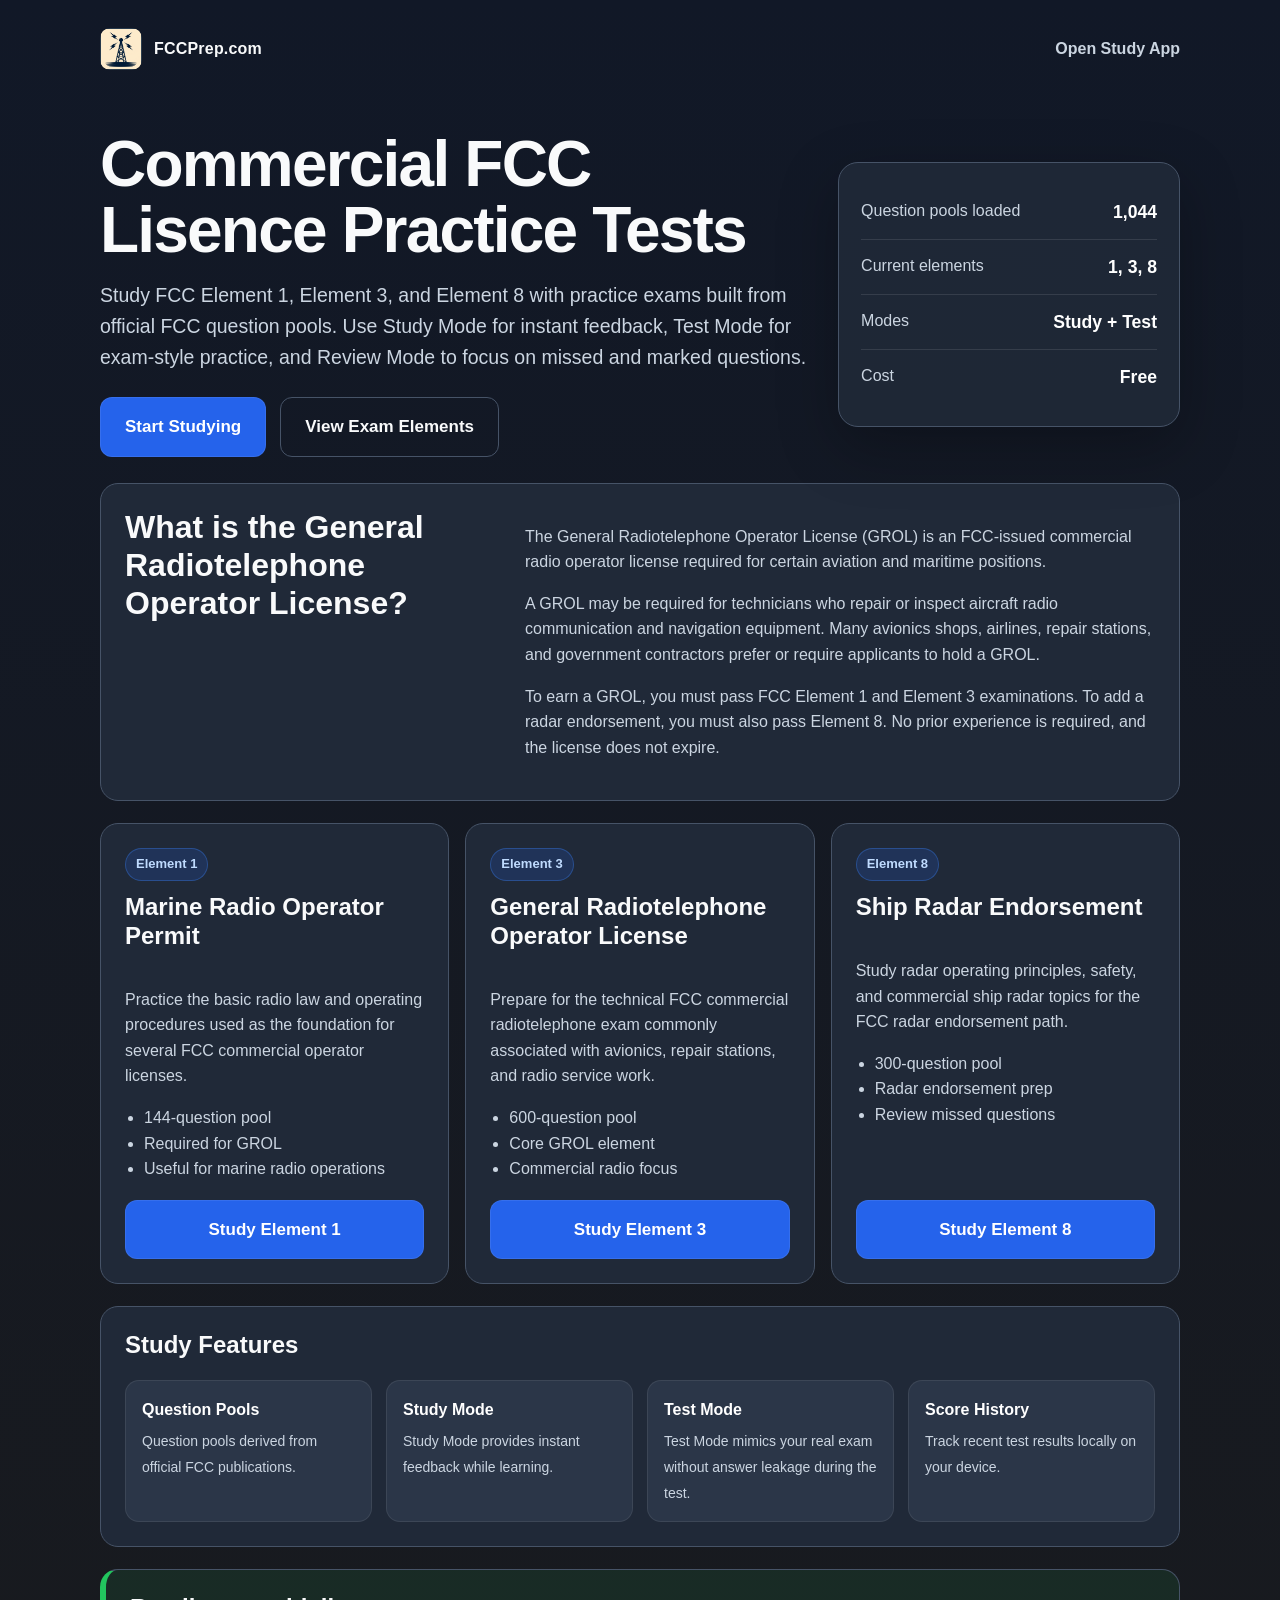
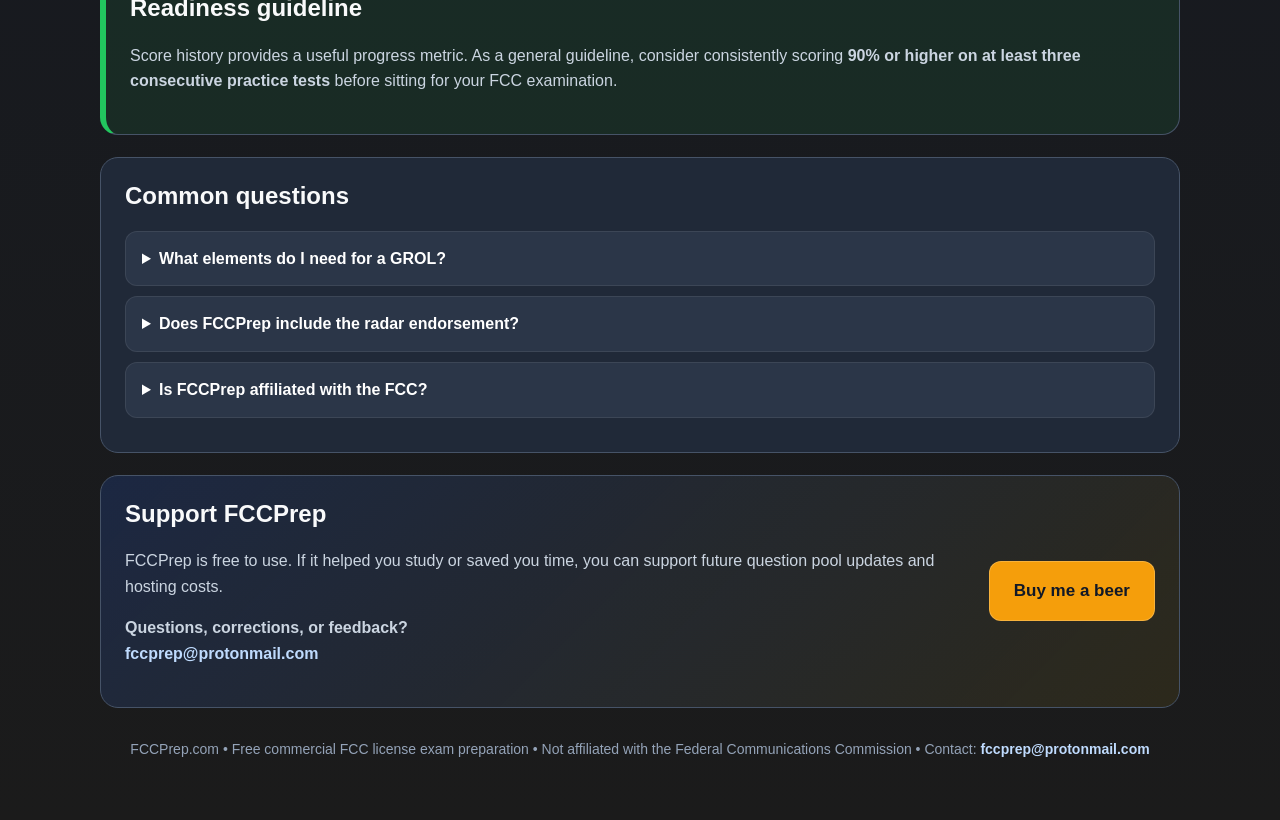
<file: index.html>
<!DOCTYPE html>
<html lang="en">
<head>
    <!-- Google tag (gtag.js) -->
    <script async src="https://www.googletagmanager.com/gtag/js?id=G-K14XB24TH1"></script>
    <script>
      window.dataLayer = window.dataLayer || [];
      function gtag(){dataLayer.push(arguments);}
      gtag('js', new Date());
      gtag('config', 'G-K14XB24TH1');
    </script>
    <meta charset="UTF-8">
    <meta name="viewport" content="width=device-width, initial-scale=1.0, viewport-fit=cover">
    <meta name="description" content="Free practice tests for FCC Element 1, Element 3, and Element 8. Study commercial FCC license question pools with test mode, review tools, score history, and radar endorsement practice.">
    <meta name="robots" content="index, follow">
    <meta name="theme-color" content="#1b1b1b">
    <meta name="apple-mobile-web-app-capable" content="yes">
    <meta name="apple-mobile-web-app-status-bar-style" content="black-translucent">
    <meta name="apple-mobile-web-app-title" content="FCCPrep">
    <meta name="mobile-web-app-capable" content="yes">
    <link rel="canonical" href="https://fccprep.com/">
    <link rel="manifest" href="manifest.webmanifest">
    <link rel="icon" type="image/png" href="fccprepicon.png">
    <link rel="apple-touch-icon" href="fccprepicon.png">
    <meta property="og:title" content="FCC GROL Practice Test | FCCPrep">
    <meta property="og:description" content="Free FCC commercial radio license exam preparation for Element 1, Element 3, and Element 8 radar endorsement.">
    <meta property="og:url" content="https://fccprep.com/">
    <meta property="og:type" content="website">
    <meta property="og:image" content="https://fccprep.com/fccprepicon.png">
    <meta name="twitter:card" content="summary">
    <meta name="twitter:title" content="FCC GROL Practice Test | FCCPrep">
    <meta name="twitter:description" content="Free FCC commercial radio license exam prep for Element 1, Element 3, and Element 8.">
    <title>FCC GROL Practice Test | Element 1, 3 &amp; 8 Exam Prep | FCCPrep</title>
    <script type="application/ld+json">
    {
      "@context": "https://schema.org",
      "@type": "WebApplication",
      "name": "FCCPrep",
      "url": "https://fccprep.com/",
      "applicationCategory": "EducationalApplication",
      "operatingSystem": "Any",
      "description": "Free FCC commercial radio license practice tests for Element 1, Element 3, and Element 8 radar endorsement.",
      "offers": {
        "@type": "Offer",
        "price": "0",
        "priceCurrency": "USD"
      }
    }
    </script>
    <style>
    :root{
        --bg:#111827;
        --bg2:#1b1b1b;
        --card:#202938;
        --card2:#2b3648;
        --border:#465367;
        --text:#f9fafb;
        --muted:#cbd5e1;
        --soft:#94a3b8;
        --accent:#2563eb;
        --accent2:#3b82f6;
        --green:#22c55e;
        --yellow:#facc15;
    }
    *{box-sizing:border-box}
    body{margin:0;background:linear-gradient(180deg,var(--bg),var(--bg2));color:var(--text);font-family:Arial,Helvetica,sans-serif;line-height:1.6;padding-top:env(safe-area-inset-top);padding-bottom:env(safe-area-inset-bottom)}
    .container{max-width:1120px;margin:auto;padding:28px 20px 42px}
    .topbar{display:flex;justify-content:space-between;align-items:center;gap:16px;margin-bottom:28px}
    .brand{display:flex;align-items:center;gap:12px;font-weight:800;letter-spacing:.2px}
    .brand img{width:42px;height:42px;border-radius:10px}
    .toplink{color:var(--muted);text-decoration:none;font-weight:700}
    .toplink:hover{color:white}
    .hero{display:grid;grid-template-columns:1.35fr .65fr;gap:28px;align-items:center;padding:34px 0 26px}
    .eyebrow{display:inline-block;color:#bfdbfe;background:rgba(37,99,235,.18);border:1px solid rgba(59,130,246,.35);border-radius:999px;padding:7px 12px;font-size:14px;font-weight:700;margin-bottom:16px}
    h1{font-size:4rem;line-height:1.03;margin:0 0 16px;letter-spacing:-1.8px}
    .hero p{font-size:1.22rem;color:var(--muted);margin:0 0 22px;max-width:720px}
    .hero-actions{display:flex;gap:14px;flex-wrap:wrap;margin-top:24px}
    .btn{display:inline-flex;align-items:center;justify-content:center;background:var(--accent);color:white;text-decoration:none;padding:15px 24px;border-radius:12px;font-size:17px;font-weight:800;border:1px solid rgba(255,255,255,.08)}
    .btn:hover{background:var(--accent2)}
    .btn.secondary{background:transparent;color:var(--text);border:1px solid var(--border)}
    .btn.secondary:hover{background:rgba(255,255,255,.06)}
    .hero-panel{background:rgba(32,41,56,.88);border:1px solid var(--border);border-radius:20px;padding:22px;box-shadow:0 20px 60px rgba(0,0,0,.25)}
    .metric{display:flex;justify-content:space-between;gap:14px;border-bottom:1px solid rgba(255,255,255,.1);padding:13px 0;color:var(--muted)}
    .metric:last-child{border-bottom:0}
    .metric strong{color:white;font-size:1.1rem}
    .grid{display:grid;grid-template-columns:repeat(3,1fr);gap:16px;margin-top:22px}
    .card{background:var(--card);border:1px solid var(--border);border-radius:18px;padding:24px;margin-bottom:22px}
    .card h2,.card h3{margin-top:0;line-height:1.2}
    .card p{color:var(--muted)}
    .about-grol{display:grid;grid-template-columns:.75fr 1.25fr;gap:22px;align-items:start}
    .about-grol h2{font-size:2rem;margin-bottom:8px}
    .about-grol .summary-pill{display:inline-block;color:#bfdbfe;background:rgba(37,99,235,.18);border:1px solid rgba(59,130,246,.35);border-radius:999px;padding:6px 11px;font-size:13px;font-weight:800}
    .exam-card{display:flex;flex-direction:column;min-height:250px}
    .exam-card .tag{display:inline-block;align-self:flex-start;border-radius:999px;background:rgba(37,99,235,.18);border:1px solid rgba(59,130,246,.35);color:#bfdbfe;padding:5px 10px;font-size:13px;font-weight:800;margin-bottom:12px}
    .exam-card ul{margin:0 0 18px;padding-left:19px;color:var(--muted)}
    .exam-card .btn{margin-top:auto;width:100%}
    .feature-grid{display:grid;grid-template-columns:repeat(4,1fr);gap:14px;margin-top:18px}
    .feature{background:var(--card2);border:1px solid rgba(255,255,255,.08);border-radius:14px;padding:16px}
    .feature strong{display:block;margin-bottom:6px;color:white}
    .feature span{color:var(--muted);font-size:14px}
    .tip{border-left:6px solid var(--green);background:rgba(34,197,94,.1)}
    .support{display:grid;grid-template-columns:1fr auto;gap:18px;align-items:center;background:linear-gradient(135deg,rgba(37,99,235,.18),rgba(250,204,21,.08));border:1px solid var(--border)}
    .support a:not(.btn), .footer a{color:#bfdbfe;font-weight:800;text-decoration:none}
    .support a:not(.btn):hover, .footer a:hover{text-decoration:underline}
    .contact-line{margin-top:12px;color:var(--muted)}
    .beer{background:#f59e0b;color:#111827;border-color:rgba(255,255,255,.2)}
    .beer:hover{background:#fbbf24;color:#111827}
    .faq details{background:var(--card2);border:1px solid rgba(255,255,255,.08);border-radius:12px;padding:14px 16px;margin:10px 0;color:var(--muted)}
    .faq summary{cursor:pointer;color:white;font-weight:800}
    .footer{text-align:center;color:var(--soft);margin-top:30px;padding-bottom:18px;font-size:14px}
    @media(max-width:900px){.hero{grid-template-columns:1fr}.grid{grid-template-columns:1fr}.feature-grid{grid-template-columns:1fr 1fr}.support{grid-template-columns:1fr}.about-grol{grid-template-columns:1fr}h1{font-size:3rem}}
    @media(max-width:560px){.container{padding:18px 14px 32px}.topbar{align-items:flex-start}.hero{padding-top:18px}h1{font-size:2.45rem}.hero p{font-size:1.05rem}.hero-actions{flex-direction:column}.btn{width:100%}.feature-grid{grid-template-columns:1fr}.brand img{width:36px;height:36px}}
    </style>
</head>
<body>
<div class="container">
    <header class="topbar">
        <div class="brand"><img src="fccprepicon.png" alt="FCCPrep radio tower icon"><span>FCCPrep.com</span></div>
        <a class="toplink" href="study.html">Open Study App</a>
    </header>

    <section class="hero">
        <div>
            <h1>Commercial FCC Lisence Practice Tests</h1>
            <p>Study FCC Element 1, Element 3, and Element 8 with practice exams built from official FCC question pools. Use Study Mode for instant feedback, Test Mode for exam-style practice, and Review Mode to focus on missed and marked questions.</p>
            <div class="hero-actions">
                <a class="btn" href="study.html">Start Studying</a>
                <a class="btn secondary" href="#exams">View Exam Elements</a>
            </div>
        </div>
        <aside class="hero-panel" aria-label="FCCPrep highlights">
            <div class="metric"><span>Question pools loaded</span><strong>1,044</strong></div>
            <div class="metric"><span>Current elements</span><strong>1, 3, 8</strong></div>
            <div class="metric"><span>Modes</span><strong>Study + Test</strong></div>
            <div class="metric"><span>Cost</span><strong>Free</strong></div>
        </aside>
    </section>

    <section class="card about-grol">
        <div>
            <h2>What is the General Radiotelephone Operator License?</h2>
        </div>
        <div>
            <p>The General Radiotelephone Operator License (GROL) is an FCC-issued commercial radio operator license required for certain aviation and maritime positions.</p>
            <p>A GROL may be required for technicians who repair or inspect aircraft radio communication and navigation equipment. Many avionics shops, airlines, repair stations, and government contractors prefer or require applicants to hold a GROL.</p>
            <p>To earn a GROL, you must pass FCC Element 1 and Element 3 examinations. To add a radar endorsement, you must also pass Element 8. No prior experience is required, and the license does not expire.</p>
        </div>
    </section>

    <section id="exams" class="grid" aria-label="Available exam elements">
        <article class="card exam-card">
            <span class="tag">Element 1</span>
            <h2>Marine Radio Operator Permit</h2>
            <p>Practice the basic radio law and operating procedures used as the foundation for several FCC commercial operator licenses.</p>
            <ul><li>144-question pool</li><li>Required for GROL</li><li>Useful for marine radio operations</li></ul>
            <a class="btn" href="study.html">Study Element 1</a>
        </article>
        <article class="card exam-card">
            <span class="tag">Element 3</span>
            <h2>General Radiotelephone Operator License</h2>
            <p>Prepare for the technical FCC commercial radiotelephone exam commonly associated with avionics, repair stations, and radio service work.</p>
            <ul><li>600-question pool</li><li>Core GROL element</li><li>Commercial radio focus</li></ul>
            <a class="btn" href="study.html">Study Element 3</a>
        </article>
        <article class="card exam-card">
            <span class="tag">Element 8</span>
            <h2>Ship Radar Endorsement</h2>
            <p>Study radar operating principles, safety, and commercial ship radar topics for the FCC radar endorsement path.</p>
            <ul><li>300-question pool</li><li>Radar endorsement prep</li><li>Review missed questions</li></ul>
            <a class="btn" href="study.html">Study Element 8</a>
        </article>
    </section>

    <section class="card">
        <h2>Study Features</h2>
        <div class="feature-grid">
            <div class="feature"><strong>Question Pools</strong><span>Question pools derived from official FCC publications.</span></div>
            <div class="feature"><strong>Study Mode</strong><span>Study Mode provides instant feedback while learning.</span></div>
            <div class="feature"><strong>Test Mode</strong><span>Test Mode mimics your real exam without answer leakage during the test.</span></div>
            <div class="feature"><strong>Score History</strong><span>Track recent test results locally on your device.</span></div>
        </div>
    </section>

    <section class="card tip">
        <h2>Readiness guideline</h2>
        <p>Score history provides a useful progress metric. As a general guideline, consider consistently scoring <strong>90% or higher on at least three consecutive practice tests</strong> before sitting for your FCC examination.</p>
    </section>

    <section class="card faq">
        <h2>Common questions</h2>
        <details>
            <summary>What elements do I need for a GROL?</summary>
            <p>For the General Radiotelephone Operator License, candidates generally prepare for FCC Element 1 and Element 3.</p>
        </details>
        <details>
            <summary>Does FCCPrep include the radar endorsement?</summary>
            <p>Yes. FCCPrep currently includes Element 8 practice questions for ship radar endorsement preparation.</p>
        </details>
        <details>
            <summary>Is FCCPrep affiliated with the FCC?</summary>
            <p>No. FCCPrep.com is an independent study tool and is not affiliated with the Federal Communications Commission.</p>
        </details>
    </section>

    <section class="card support">
        <div>
            <h2>Support FCCPrep</h2>
            <p>FCCPrep is free to use. If it helped you study or saved you time, you can support future question pool updates and hosting costs.</p>
            <p class="contact-line"><strong>Questions, corrections, or feedback?</strong><br><a href="mailto:fccprep@protonmail.com">fccprep@protonmail.com</a></p>
        </div>
        <a class="btn beer" href="#" aria-label="Buy me a beer support link">Buy me a beer</a>
    </section>

    <div class="footer">
        FCCPrep.com • Free commercial FCC license exam preparation • Not affiliated with the Federal Communications Commission • Contact: <a href="mailto:fccprep@protonmail.com">fccprep@protonmail.com</a>
    </div>
</div>
<script>
if ('serviceWorker' in navigator) {
    window.addEventListener('load', () => {
        navigator.serviceWorker.register('./sw.js').catch(error => console.error('Service worker registration failed:', error));
    });
}
</script>
</body>
</html>
</file>
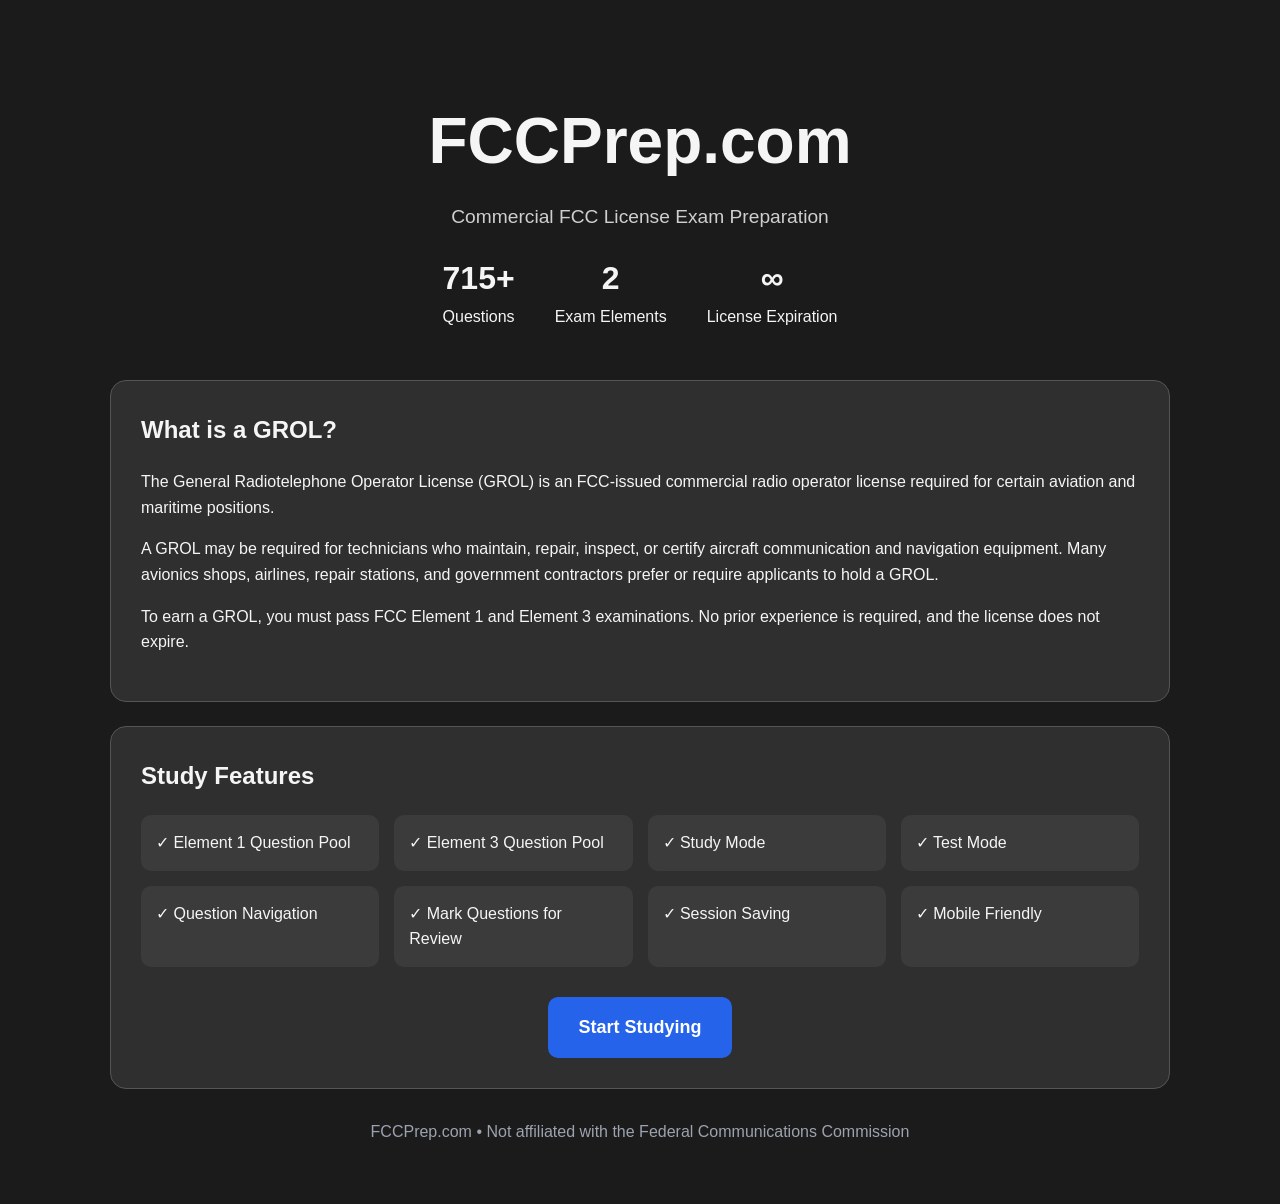
<file: landing_v2.html>
<!DOCTYPE html>
<html lang="en">
<head>
<meta charset="UTF-8">
<meta name="viewport" content="width=device-width, initial-scale=1.0">
<title>FCCPrep.com - Commercial FCC License Exam Preparation</title>
<style>
:root{
    --bg:#1b1b1b;
    --card:#2f2f2f;
    --card2:#3b3b3b;
    --border:#555;
    --text:#f5f5f5;
    --muted:#cfcfcf;
    --accent:#2563eb;
}
*{
    box-sizing:border-box;
}
body{
    margin:0;
    background:var(--bg);
    color:var(--text);
    font-family:Arial, Helvetica, sans-serif;
    line-height:1.6;
}
.container{
    max-width:1100px;
    margin:auto;
    padding:40px 20px;
}
.hero{
    text-align:center;
    padding:50px 0;
}
.hero h1{
    font-size:4rem;
    margin:0;
}
.hero p{
    color:var(--muted);
    font-size:1.2rem;
    margin-top:10px;
}
.card{
    background:var(--card);
    border:1px solid var(--border);
    border-radius:16px;
    padding:30px;
    margin-bottom:24px;
}
.card h2{
    margin-top:0;
}
.features{
    display:grid;
    grid-template-columns:repeat(auto-fit,minmax(220px,1fr));
    gap:15px;
    margin-top:20px;
}
.feature{
    background:var(--card2);
    border-radius:10px;
    padding:15px;
}
.button-row{
    text-align:center;
    margin-top:30px;
}
.btn{
    display:inline-block;
    background:var(--accent);
    color:white;
    text-decoration:none;
    padding:16px 30px;
    border-radius:10px;
    font-size:18px;
    font-weight:bold;
}
.btn:hover{
    opacity:.9;
}
.stats{
    display:flex;
    justify-content:center;
    gap:40px;
    margin-top:20px;
    flex-wrap:wrap;
}
.stat{
    text-align:center;
}
.stat-number{
    font-size:2rem;
    font-weight:bold;
}
.footer{
    text-align:center;
    color:#9ca3af;
    margin-top:30px;
    padding-bottom:20px;
}
@media (max-width:768px){
    .hero h1{
        font-size:2.5rem;
    }
    .stats{
        gap:20px;
    }
}
</style>
</head>
<body>
<div class="container">
<section class="hero">
    <h1>FCCPrep.com</h1>
    <p>Commercial FCC License Exam Preparation</p>
    <div class="stats">
        <div class="stat">
            <div class="stat-number">715+</div>
            <div>Questions</div>
        </div>
        <div class="stat">
            <div class="stat-number">2</div>
            <div>Exam Elements</div>
        </div>
        <div class="stat">
            <div class="stat-number">∞</div>
            <div>License Expiration</div>
        </div>
    </div>
</section>
<section class="card">
    <h2>What is a GROL?</h2>
    <p>
        The General Radiotelephone Operator License (GROL) is an FCC-issued
        commercial radio operator license required for certain aviation and
        maritime positions.
    </p>
    <p>
        A GROL may be required for technicians who maintain, repair,
        inspect, or certify aircraft communication and navigation
        equipment. Many avionics shops, airlines, repair stations,
        and government contractors prefer or require applicants
        to hold a GROL.
    </p>
    <p>
        To earn a GROL, you must pass FCC Element 1 and Element 3
        examinations. No prior experience is required, and the
        license does not expire.
    </p>
</section>
<section class="card">
    <h2>Study Features</h2>
    <div class="features">
        <div class="feature">✓ Element 1 Question Pool</div>
        <div class="feature">✓ Element 3 Question Pool</div>
        <div class="feature">✓ Study Mode</div>
        <div class="feature">✓ Test Mode</div>
        <div class="feature">✓ Question Navigation</div>
        <div class="feature">✓ Mark Questions for Review</div>
        <div class="feature">✓ Session Saving</div>
        <div class="feature">✓ Mobile Friendly</div>
    </div>
    <div class="button-row">
        <a class="btn" href="study.html">
            Start Studying
        </a>
    </div>
</section>
<div class="footer">
    FCCPrep.com • Not affiliated with the Federal Communications Commission
</div>
</div>
</body>
</html>
</file>
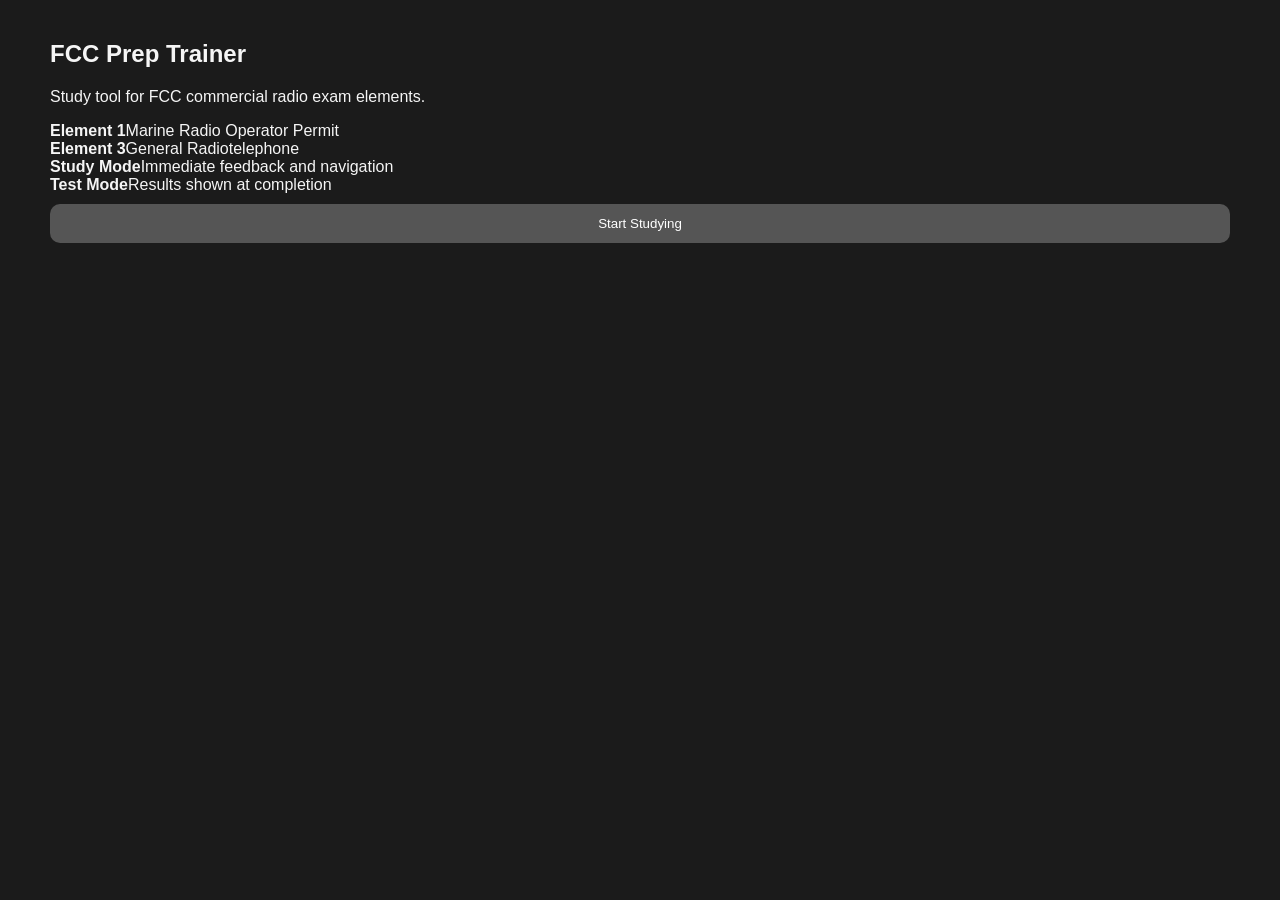
<file: Oldindex.html>
<!DOCTYPE html>
<html>
<head>
<meta charset="utf-8">
<title>FCC Prep Trainer</title>
<link rel="stylesheet" href="./css/style.css?v=20260529-landing2">
</head>
<body>
<h1>FCC Prep</h1>
<p id="questionStatus">Loading questions...</p>

<div id="resumeBox" class="card setup-card" style="display:none;"></div>

<div class="card setup-card">
<label for="element">Element</label>
<select id="element" onchange="updateQuestionStatus()">
<option value="all">All Elements</option>
<option value="1">Element 1 - Marine Radio Operator Permit</option>
<option value="3">Element 3 - General Radiotelephone</option>
</select>

<label for="mode">Mode</label>
<select id="mode">
<option value="study">Study Mode - show answers and navigation</option>
<option value="test">Test Mode - results only at end</option>
</select>

<label for="count">Question Count</label>
<input id="count" type="number" value="35">

<button id="startBtn" onclick="startQuiz()" disabled>Start Quiz</button>
</div>

<div id="quiz" class="quiz-shell" style="display:none;">
  <aside class="question-sidebar">
    <div class="sidebar-title" id="sidebarTitle">Questions</div>
    <div class="sidebar-meta">
      <div><span>Answered:</span><strong id="answeredCount">0</strong></div>
      <div><span>Remaining:</span><strong id="remainingCount">0</strong></div>
      <div><span>Marked:</span><strong id="markedCount">0</strong></div>
      <div id="scoreLine"><span>Score:</span><strong id="sidebarScore">--</strong></div>
    </div>
    <div id="questionNav" class="question-list"></div>
    <div class="legend">
      <div><span class="dot unanswered"></span>Unanswered</div>
      <div><span class="dot correct-dot"></span>Correct</div>
      <div><span class="dot incorrect-dot"></span>Incorrect</div>
      <div><span class="dot marked-dot"></span>Marked</div>
    </div>
  </aside>

  <main class="quiz-main card">
    <div id="progress" class="progress-line"></div>
    <div id="liveScore" class="live-score"></div>

    <section class="question-box">
      <h2 id="qid"></h2>
      <div id="question"></div>
    </section>

    <section id="options" class="answers"></section>

    <div class="bottom-toolbar">
      <button onclick="saveSession(true)">Save Session</button>
      <button id="markBtn" onclick="toggleMarkedQuestion()">Mark</button>
      <button id="prevBtn" onclick="previousQuestion()">Previous</button>
      <button id="nextBtn" onclick="nextQuestion()" disabled>Next</button>
      <button onclick="finishQuiz()">Finish</button>
    </div>
  </main>
</div>

<div id="results" class="card" style="display:none;"></div>

<script src="./js/landing.js?v=20260529-landing2"></script>
<script src="./js/questionLoader.js?v=20260529-landing2"></script>
<script src="./js/app_v10.js?v=20260529-landing2"></script>
</body>
</html>
</file>
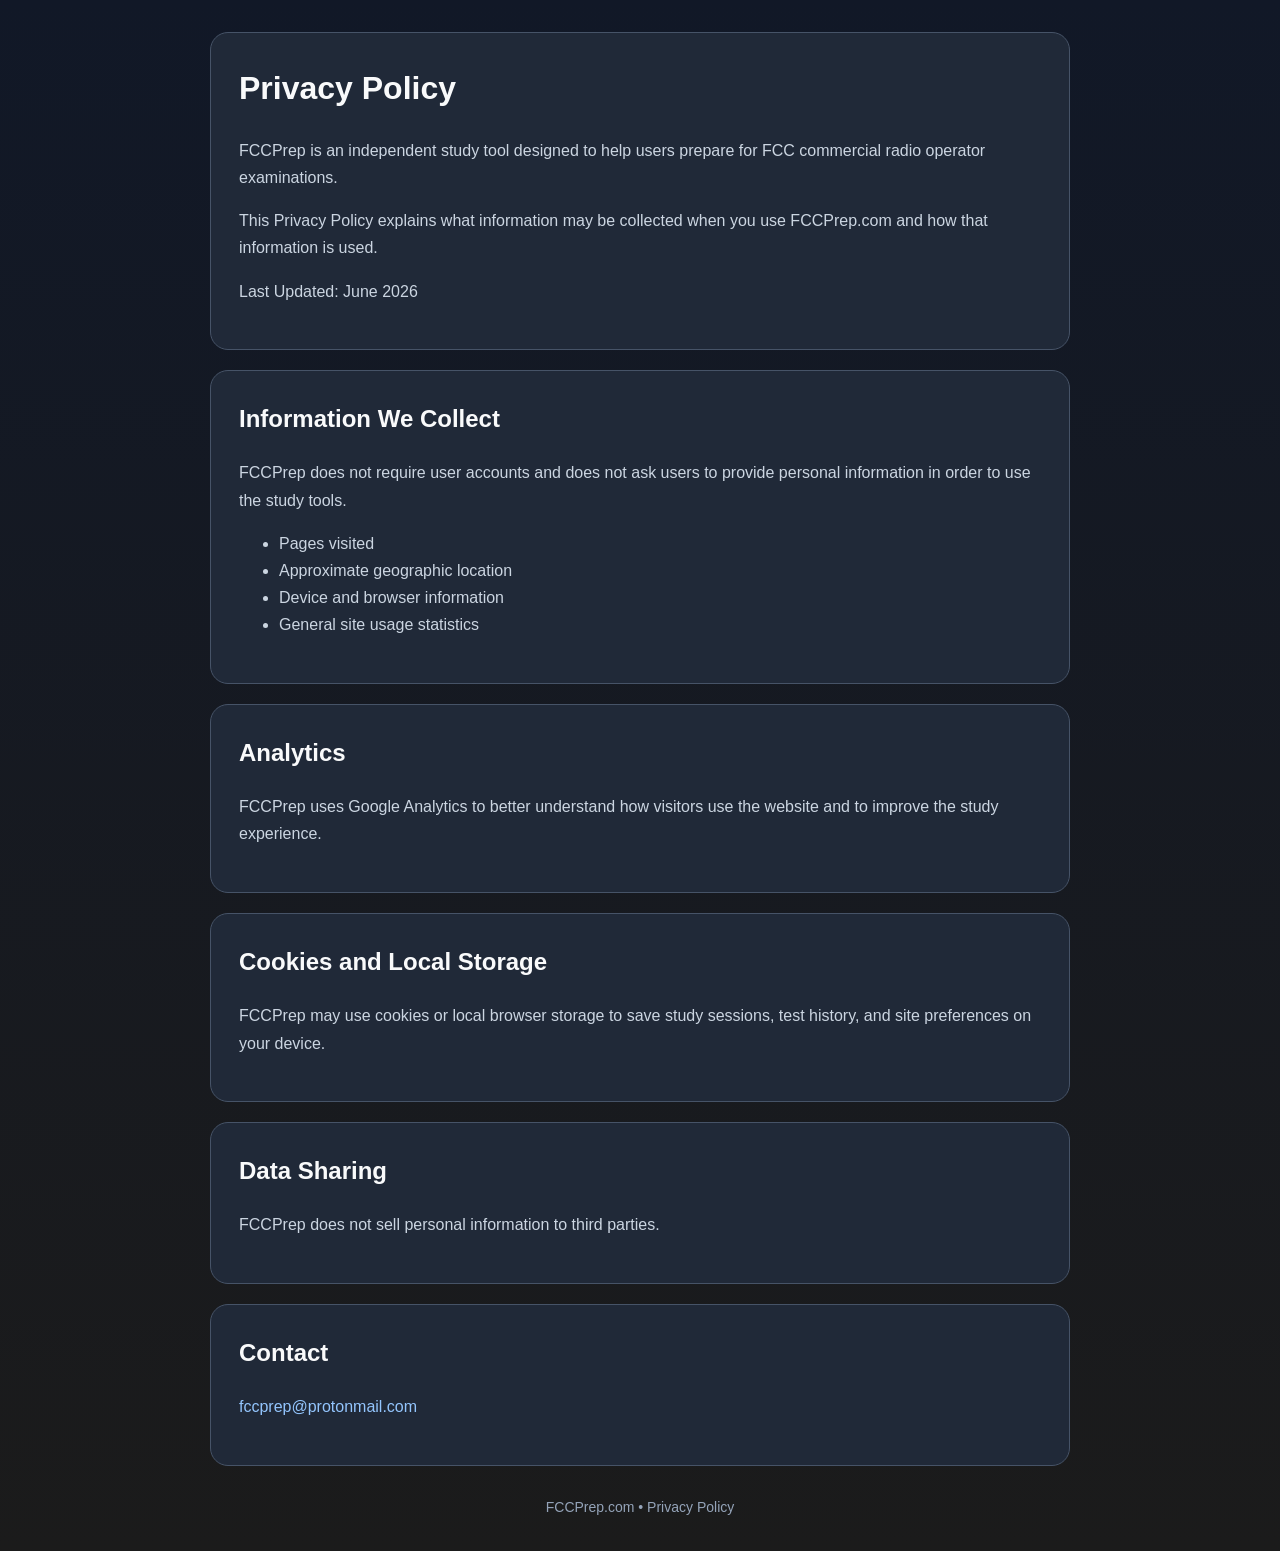
<file: privacy.html>
<!DOCTYPE html>
<html lang="en">
<head>
<meta charset="UTF-8">
<meta name="viewport" content="width=device-width, initial-scale=1.0">
<title>Privacy Policy | FCCPrep</title>
<style>
:root{--bg:#111827;--bg2:#1b1b1b;--card:#202938;--border:#465367;--text:#f9fafb;--muted:#cbd5e1;}
*{box-sizing:border-box}
body{margin:0;font-family:Arial,Helvetica,sans-serif;background:linear-gradient(180deg,var(--bg),var(--bg2));color:var(--text);line-height:1.7}
.container{max-width:900px;margin:auto;padding:32px 20px}
.card{background:var(--card);border:1px solid var(--border);border-radius:18px;padding:28px;margin-bottom:20px}
h1,h2{margin-top:0}
p,li{color:var(--muted)}
a{color:#93c5fd;text-decoration:none}
a:hover{text-decoration:underline}
.footer{text-align:center;color:#94a3b8;margin-top:30px;font-size:14px}
</style>
</head>
<body>
<div class="container">
<div class="card">
<h1>Privacy Policy</h1>
<p>FCCPrep is an independent study tool designed to help users prepare for FCC commercial radio operator examinations.</p>
<p>This Privacy Policy explains what information may be collected when you use FCCPrep.com and how that information is used.</p>
<p>Last Updated: June 2026</p>
</div>

<div class="card">
<h2>Information We Collect</h2>
<p>FCCPrep does not require user accounts and does not ask users to provide personal information in order to use the study tools.</p>
<ul>
<li>Pages visited</li>
<li>Approximate geographic location</li>
<li>Device and browser information</li>
<li>General site usage statistics</li>
</ul>
</div>

<div class="card">
<h2>Analytics</h2>
<p>FCCPrep uses Google Analytics to better understand how visitors use the website and to improve the study experience.</p>
</div>

<div class="card">
<h2>Cookies and Local Storage</h2>
<p>FCCPrep may use cookies or local browser storage to save study sessions, test history, and site preferences on your device.</p>
</div>

<div class="card">
<h2>Data Sharing</h2>
<p>FCCPrep does not sell personal information to third parties.</p>
</div>

<div class="card">
<h2>Contact</h2>
<p><a href="mailto:fccprep@protonmail.com">fccprep@protonmail.com</a></p>
</div>

<div class="footer">FCCPrep.com • Privacy Policy</div>
</div>
</body>
</html>
</file>
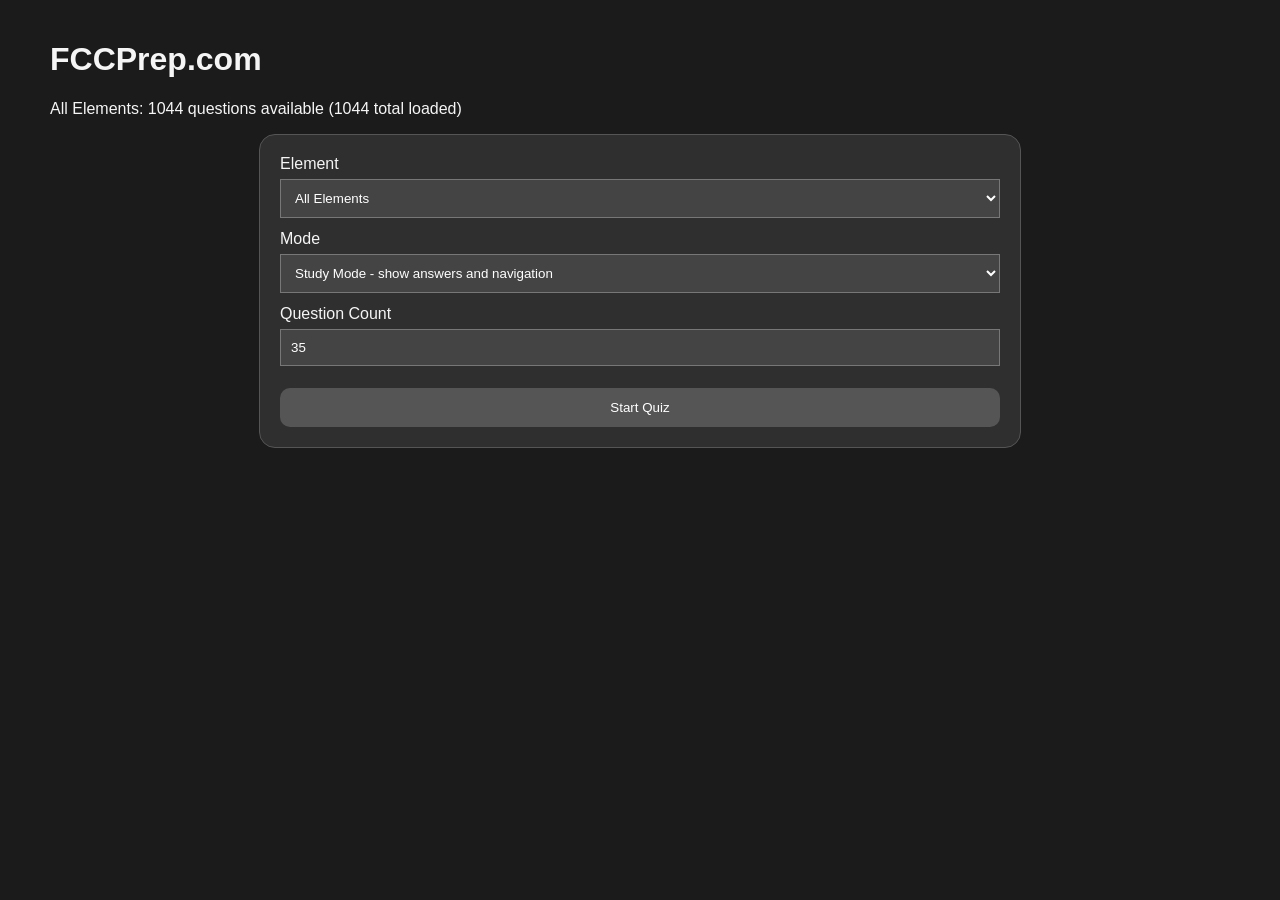
<file: study.html>
<!DOCTYPE html><html><head>
  <!-- Google tag (gtag.js) -->
<script async src="https://www.googletagmanager.com/gtag/js?id=G-K14XB24TH1"></script>
<script>
  window.dataLayer = window.dataLayer || [];
  function gtag(){dataLayer.push(arguments);}
  gtag('js', new Date());

  gtag('config', 'G-K14XB24TH1');
</script>
  <meta charset="utf-8"><meta name="viewport" content="width=device-width, initial-scale=1.0, viewport-fit=cover">
  <meta name="theme-color" content="#1b1b1b">
  <meta name="apple-mobile-web-app-capable" content="yes">
  <meta name="apple-mobile-web-app-status-bar-style" content="black-translucent">
  <meta name="apple-mobile-web-app-title" content="FCCPrep">
  <meta name="mobile-web-app-capable" content="yes">
  <link rel="manifest" href="manifest.webmanifest">
  <link rel="apple-touch-icon" href="fccprepicon.png">
  <title>FCCPrep.com</title>
  <link rel="stylesheet" href="./css/style.css?v=20260530-history1">
</head>
  <body>
    <h1>FCCPrep.com</h1>
    <p id="questionStatus">Loading questions...</p>
    <div id="resumeBox" class="card setup-card" style="display:none;"></div>
    <div class="card setup-card">
      <label for="element">Element</label>
      <select id="element" onchange="updateQuestionStatus()"><option value="all">All Elements</option><option value="1">Element 1 - Marine Radio Operator Permit</option><option value="3">Element 3 - General Radiotelephone</option><option value="8">Element 8 - Ship Radar Endorsement</option></select>
      <label for="mode">Mode</label><select id="mode"><option value="study">Study Mode - show answers and navigation</option><option value="test">Test Mode - results only at end</option></select>
      <label for="count">Question Count</label><input id="count" type="number" value="35"><button id="startBtn" onclick="startQuiz()" disabled>Start Quiz</button>
    </div>
    <div id="historyBox" class="card setup-card history-card" style="display:none;"></div>
    <div id="quiz" class="quiz-shell" style="display:none;"><aside class="question-sidebar">
        <div class="sidebar-title" id="sidebarTitle">Questions</div>
        <div class="sidebar-meta"><div><span>Answered:</span><strong id="answeredCount">0</strong></div>
          <div><span>Remaining:</span><strong id="remainingCount">0</strong></div>
          <div><span>Marked:</span><strong id="markedCount">0</strong></div>
          <div id="scoreLine"><span>Score:</span><strong id="sidebarScore">--</strong></div></div>
        <div id="questionNav" class="question-list"></div>
        <div class="legend"><div><span class="dot unanswered"></span>Unanswered</div>
          <div><span class="dot correct-dot"></span>Correct</div><div>
            <span class="dot incorrect-dot"></span>Incorrect</div><div>
              <span class="dot marked-dot"></span>Marked</div></div></aside>
        <main class="quiz-main card"><div id="progress" class="progress-line"></div>
          <div id="liveScore" class="live-score"></div>
          <section class="question-box"><h2 id="qid"></h2>
            <div id="question"></div></section>
          <section id="options" class="answers"></section>
          <div class="bottom-toolbar"><button onclick="saveSession(true)">Save Session</button>
            <button id="markBtn" onclick="toggleMarkedQuestion()">Mark</button>
            <button id="prevBtn" onclick="previousQuestion()">Previous</button>
            <button id="nextBtn" onclick="nextQuestion()" disabled>Next</button>
            <button onclick="finishQuiz()">Finish</button></div></main></div>
    <div id="results" class="card" style="display:none;"></div>
    <script src="./js/questionLoader.js?v=20260530-history1"></script><script src="./js/app_v10.js?v=20260530-history1"></script><script>if('serviceWorker' in navigator){window.addEventListener('load',()=>{navigator.serviceWorker.register('./sw.js').catch(console.error);});}</script>
  </body>
</html>
</file>
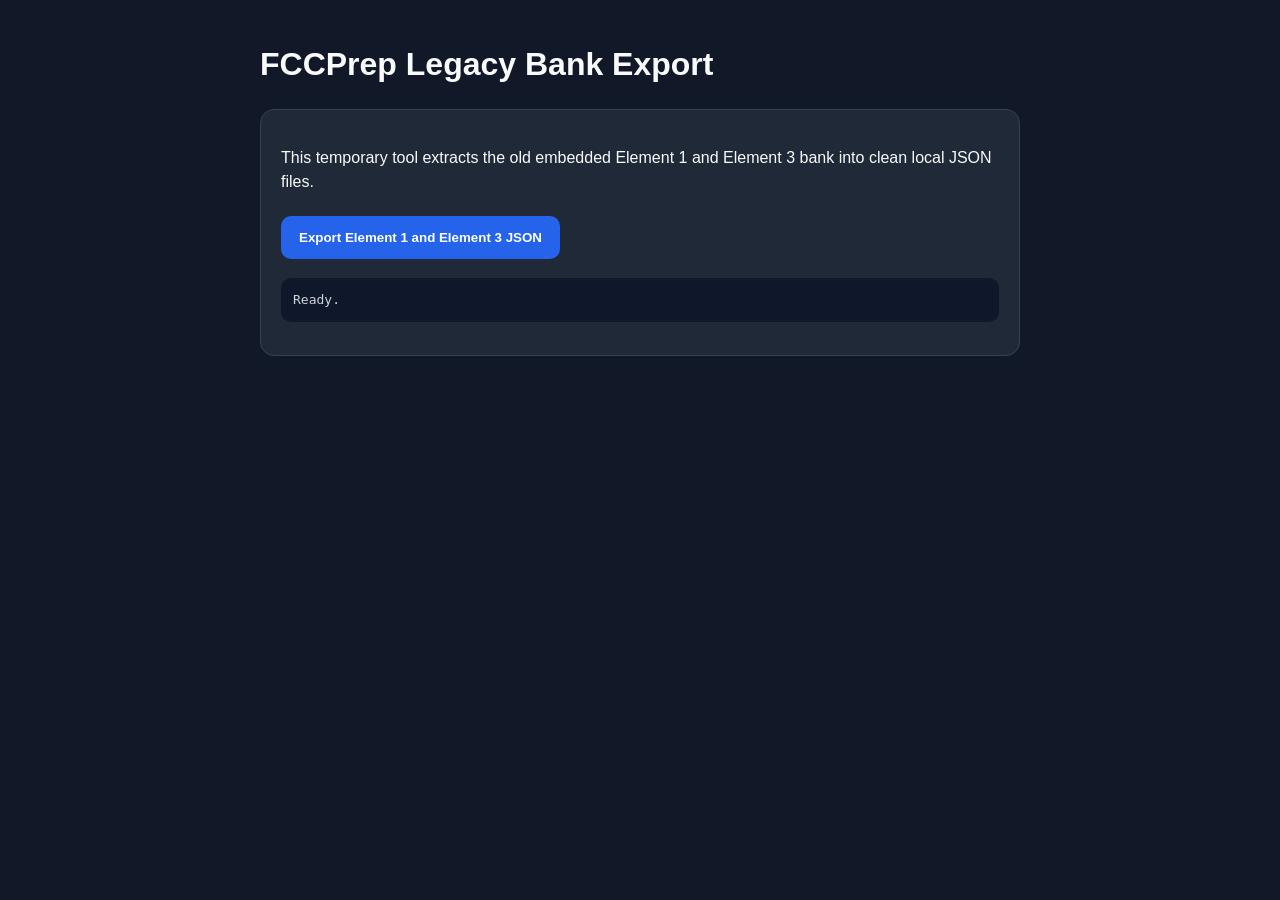
<file: tools/export-legacy-bank.html>
<!doctype html>
<html lang="en">
<head>
<meta charset="utf-8">
<meta name="viewport" content="width=device-width,initial-scale=1">
<title>FCCPrep Legacy Bank Export</title>
<style>
body{font-family:Arial,sans-serif;max-width:760px;margin:40px auto;padding:0 20px;line-height:1.5;background:#111827;color:#f9fafb}
.card{background:#1f2937;border:1px solid #374151;border-radius:14px;padding:20px;margin:18px 0}
button{background:#2563eb;color:white;border:0;border-radius:10px;padding:14px 18px;font-weight:bold;cursor:pointer;margin:6px 6px 6px 0}
pre{white-space:pre-wrap;background:#0f172a;border-radius:10px;padding:12px;color:#d1d5db}
</style>
</head>
<body>
<h1>FCCPrep Legacy Bank Export</h1>
<div class="card">
<p>This temporary tool extracts the old embedded Element 1 and Element 3 bank into clean local JSON files.</p>
<button id="exportBtn">Export Element 1 and Element 3 JSON</button>
<pre id="status">Ready.</pre>
</div>
<script>
const LEGACY_BANK_URL='https://raw.githubusercontent.com/ProppedUp/FCC_Prep/5232bf76cf73f36421eca6d9573653269cce5896/index.html';
function downloadJson(filename,data){
  const blob=new Blob([JSON.stringify(data,null,2)+'\n'],{type:'application/json'});
  const url=URL.createObjectURL(blob);
  const a=document.createElement('a');
  a.href=url;
  a.download=filename;
  document.body.appendChild(a);
  a.click();
  a.remove();
  URL.revokeObjectURL(url);
}
function cleanBank(bank){
  const byId=new Map();
  bank.forEach(q=>{
    if(!q||!q.id||!q.question||!q.options||!q.answer)return;
    if(/placeholder/i.test(q.question))return;
    byId.set(q.id,{...q,element:String(q.element)});
  });
  return [...byId.values()].sort((a,b)=>a.id.localeCompare(b.id,undefined,{numeric:true}));
}
async function exportBank(){
  const status=document.getElementById('status');
  status.textContent='Fetching old embedded bank...';
  const response=await fetch(LEGACY_BANK_URL,{cache:'no-store'});
  if(!response.ok)throw new Error('Legacy bank fetch failed: '+response.status);
  const html=await response.text();
  const match=html.match(/(?:const|var)\s+BANK\s*=\s*(\[[\s\S]*?\]);\s*(?:let|var|const)\s+quiz/);
  if(!match)throw new Error('Could not locate BANK array.');
  const bank=cleanBank(JSON.parse(match[1]));
  const element1=bank.filter(q=>q.element==='1');
  const element3=bank.filter(q=>q.element==='3');
  status.textContent=`Loaded ${bank.length} questions.\nElement 1: ${element1.length}\nElement 3: ${element3.length}\nDownloading files...`;
  downloadJson('element1.json',element1);
  downloadJson('element3.json',element3);
  status.textContent+=`\nDone. Upload these two files into /data, replacing the current element1.json and element3.json.`;
}
document.getElementById('exportBtn').addEventListener('click',()=>exportBank().catch(error=>{
  document.getElementById('status').textContent='Error: '+error.message;
  console.error(error);
}));
</script>
</body>
</html>
</file>
<file: css/style.css>
body {
background:#1b1b1b;
color:#f5f5f5;
font-family:Arial,sans-serif;
max-width:1180px;
margin:auto;
padding:20px;
overflow-x:auto;
}
.card { background:#2f2f2f; padding:20px; border-radius:16px; margin-bottom:20px; border:1px solid #555; }
button { width:100%; padding:12px; margin-top:10px; border:none; border-radius:10px; background:#555; color:#fff; cursor:pointer; }
button:hover:not(:disabled) { background:#666; }
button:disabled { opacity:0.55; cursor:not-allowed; }
select,input { width:100%; padding:10px; box-sizing:border-box; margin-top:6px; margin-bottom:12px; background:#444; color:#fff; border:1px solid #777; }
.option { background:#444; }
.correct { background:#15803d !important; }
.wrong { background:#b91c1c !important; }
.selected-answer { outline:2px solid #3b82f6; outline-offset:-2px; }
.setup-card { max-width:720px; margin-left:auto; margin-right:auto; }
.quiz-shell { display:grid; grid-template-columns:180px 820px; gap:14px; justify-content:center; align-items:start; width:1014px; max-width:1014px; margin:0 auto 20px auto; }
.question-sidebar { background:#242424; border:1px solid #666; border-radius:14px; padding:12px; height:590px; max-height:590px; overflow:hidden; display:flex; flex-direction:column; }
.sidebar-title { font-weight:bold; margin-bottom:8px; text-align:center; color:#fff; }
.sidebar-meta { font-size:13px; color:#e5e7eb; margin-bottom:10px; line-height:1.4; border-top:1px solid #666; border-bottom:1px solid #666; padding:10px 0; }
.sidebar-meta div { display:flex; justify-content:space-between; gap:8px; }
.question-list { display:flex; flex-direction:column; gap:4px; overflow-y:auto; min-height:0; flex:1; padding-right:4px; }
.nav-question { width:100%; text-align:left; margin:0; padding:6px 8px; background:#3f3f3f; color:#f5f5f5; border-radius:4px; font-size:13px; line-height:1.2; transition:background .12s ease, transform .12s ease; }
.nav-question:hover { background:#565656; transform:translateX(2px); }
.nav-question.current { background:#3b82f6; font-weight:bold; color:#fff; }
.nav-question.marked { box-shadow:inset 6px 0 0 #facc15; }
.nav-question.answered { box-shadow:inset 6px 0 0 #3b82f6; }
.nav-question.answered-correct { box-shadow:inset 6px 0 0 #22c55e; }
.nav-question.answered-incorrect { box-shadow:inset 6px 0 0 #ef4444; }
.nav-question.current.marked { box-shadow:inset 6px 0 0 #facc15; }
.legend { border-top:1px solid #666; margin-top:10px; padding-top:10px; font-size:12px; color:#e5e7eb; line-height:1.7; }
.dot { display:inline-block; width:11px; height:11px; border-radius:50%; margin-right:7px; vertical-align:-1px; background:#a3a3a3; }
.correct-dot{background:#22c55e}.incorrect-dot{background:#ef4444}.marked-dot{background:#facc15}.answered-dot{background:#3b82f6}
.quiz-main { min-width:0; height:590px; max-height:590px; margin:0; display:flex; flex-direction:column; overflow:hidden; }
.progress-line{font-weight:bold;margin-bottom:8px;color:#fff}.live-score{color:#e5e7eb;font-size:14px;min-height:20px;margin-bottom:8px}
.question-box { background:#3d3d3d; border:1px solid #666; border-radius:10px; padding:16px; min-height:110px; max-height:150px; overflow-y:auto; margin-bottom:14px; }
.question-box h2 { color:#fff; }
#question{font-size:18px;line-height:1.35;color:#fff;font-weight:500}.answers{flex:1;overflow-y:auto;padding-right:4px}
.answer-row { display:grid; grid-template-columns:42px 1fr; gap:12px; align-items:center; text-align:left; margin:0 0 10px 0; background:#4a4a4a; border:1px solid #666; font-size:16px; line-height:1.35; }
.answer-row:hover:not(:disabled) { background:#5a5a5a; }
.answer-letter { width:32px; height:32px; border-radius:50%; background:#666; display:inline-flex; align-items:center; justify-content:center; font-weight:bold; }
.bottom-toolbar{display:grid;grid-template-columns:repeat(5,1fr);gap:10px;margin-top:10px}.bottom-toolbar button{margin-top:0;padding:9px 8px}
#nextBtn { background:#2563eb; }
#nextBtn:hover:not(:disabled) { background:#3b82f6; }
.bottom-toolbar button:last-child { background:#7f1d1d; }
.bottom-toolbar button:last-child:hover:not(:disabled) { background:#991b1b; }
#results { max-width:920px; margin:0 auto 20px auto; }
.review-shell { max-width:920px; margin:0 auto; background:#2f2f2f; border:1px solid #555; border-radius:16px; padding:20px; }
.review-header { display:flex; justify-content:space-between; gap:18px; align-items:flex-start; border-bottom:1px solid #555; padding-bottom:14px; margin-bottom:16px; }
.review-header h2 { margin:0 0 6px 0; }
.review-header p { margin:0; color:#d1d5db; }
.review-stats { display:flex; gap:10px; flex-wrap:wrap; justify-content:flex-end; }
.review-stats span, .review-meta span { display:inline-block; background:#3f3f3f; border:1px solid #666; border-radius:999px; padding:6px 10px; font-size:13px; color:#f5f5f5; }
.review-card-large { background:#3a3a3a; border:1px solid #666; border-radius:14px; padding:18px; box-shadow:inset 6px 0 0 #3b82f6; }
.review-card-large.review-missed { box-shadow:inset 6px 0 0 #ef4444; }
.review-card-large.review-marked { box-shadow:inset 6px 0 0 #facc15; }
.review-meta { display:flex; justify-content:space-between; gap:12px; align-items:center; margin-bottom:14px; }
.review-meta b { font-size:18px; color:#fff; }
.review-question { background:#262626; border:1px solid #555; border-radius:10px; padding:14px; font-size:18px; line-height:1.35; margin:0 0 14px 0; }
.review-answer-summary { display:grid; grid-template-columns:1fr 1fr; gap:12px; margin-bottom:14px; }
.review-answer-summary div { background:#262626; border:1px solid #555; border-radius:10px; padding:12px; line-height:1.35; }
.review-answer-list { display:flex; flex-direction:column; gap:10px; }
.review-answer { display:grid; grid-template-columns:42px 1fr; gap:12px; align-items:center; background:#4a4a4a; border:1px solid #666; border-radius:10px; padding:12px; line-height:1.35; }
.review-letter { width:32px; height:32px; border-radius:50%; background:#666; display:inline-flex; align-items:center; justify-content:center; font-weight:bold; }
.review-correct { background:#14532d; border-color:#22c55e; }
.review-wrong { background:#7f1d1d; border-color:#ef4444; }
.review-selected .review-letter { outline:2px solid #3b82f6; outline-offset:2px; }
.review-nav { display:grid; grid-template-columns:1fr 1fr; gap:12px; margin-top:14px; }
.review-actions { display:grid; grid-template-columns:repeat(2,1fr); gap:12px; margin-top:12px; }
.review-actions button:nth-child(1), .review-actions button:nth-child(2) { background:#2563eb; }
.review-actions button:nth-child(1):hover:not(:disabled), .review-actions button:nth-child(2):hover:not(:disabled) { background:#3b82f6; }
@media (max-width:760px){body{padding:10px}.quiz-shell{grid-template-columns:160px 660px;width:834px;max-width:834px;justify-content:start;margin-left:0;margin-right:0}.question-sidebar{height:560px;max-height:560px}.quiz-main{height:560px;max-height:560px}.nav-question{font-size:13px;padding:6px}.answer-row{font-size:15px}.review-shell{width:100%;min-width:0}.review-header{flex-direction:column}.review-stats{justify-content:flex-start}.review-answer-summary{grid-template-columns:1fr}.review-actions{grid-template-columns:1fr}.review-nav{grid-template-columns:1fr 1fr}}
</file>
